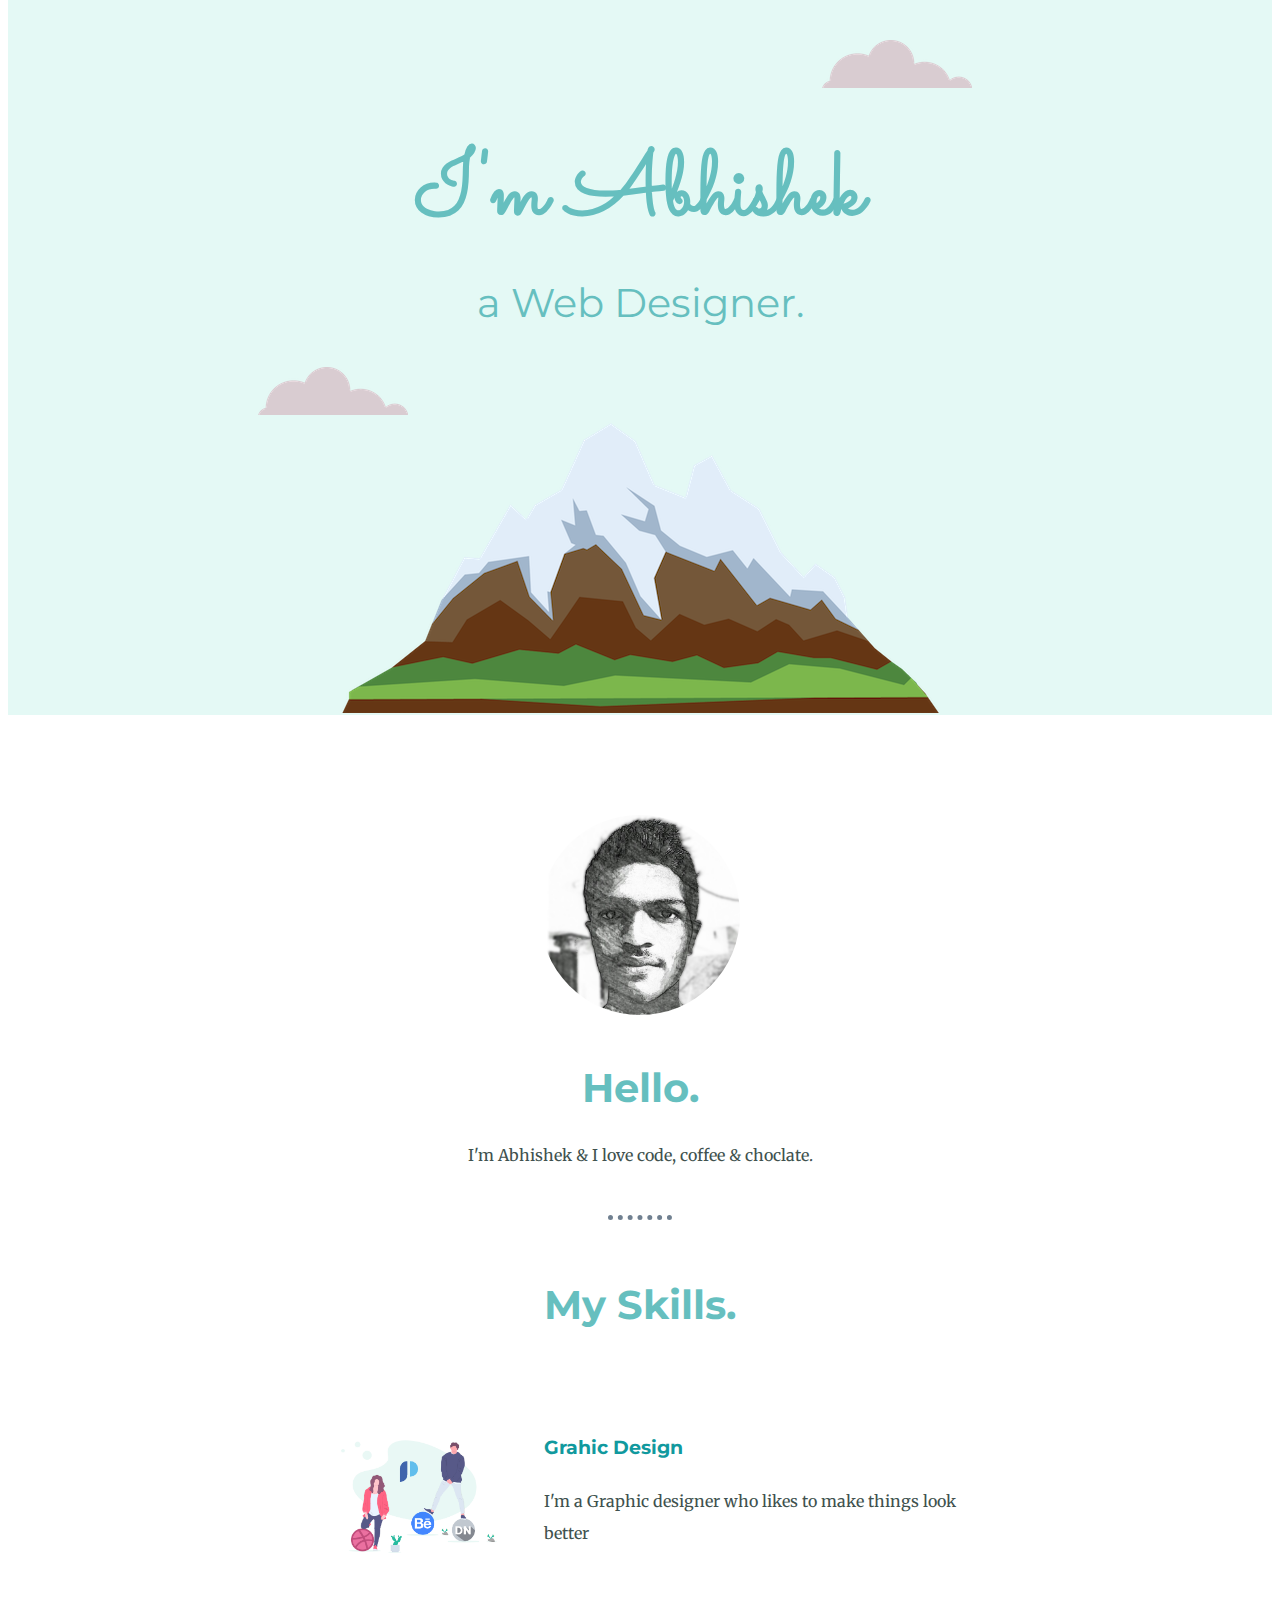
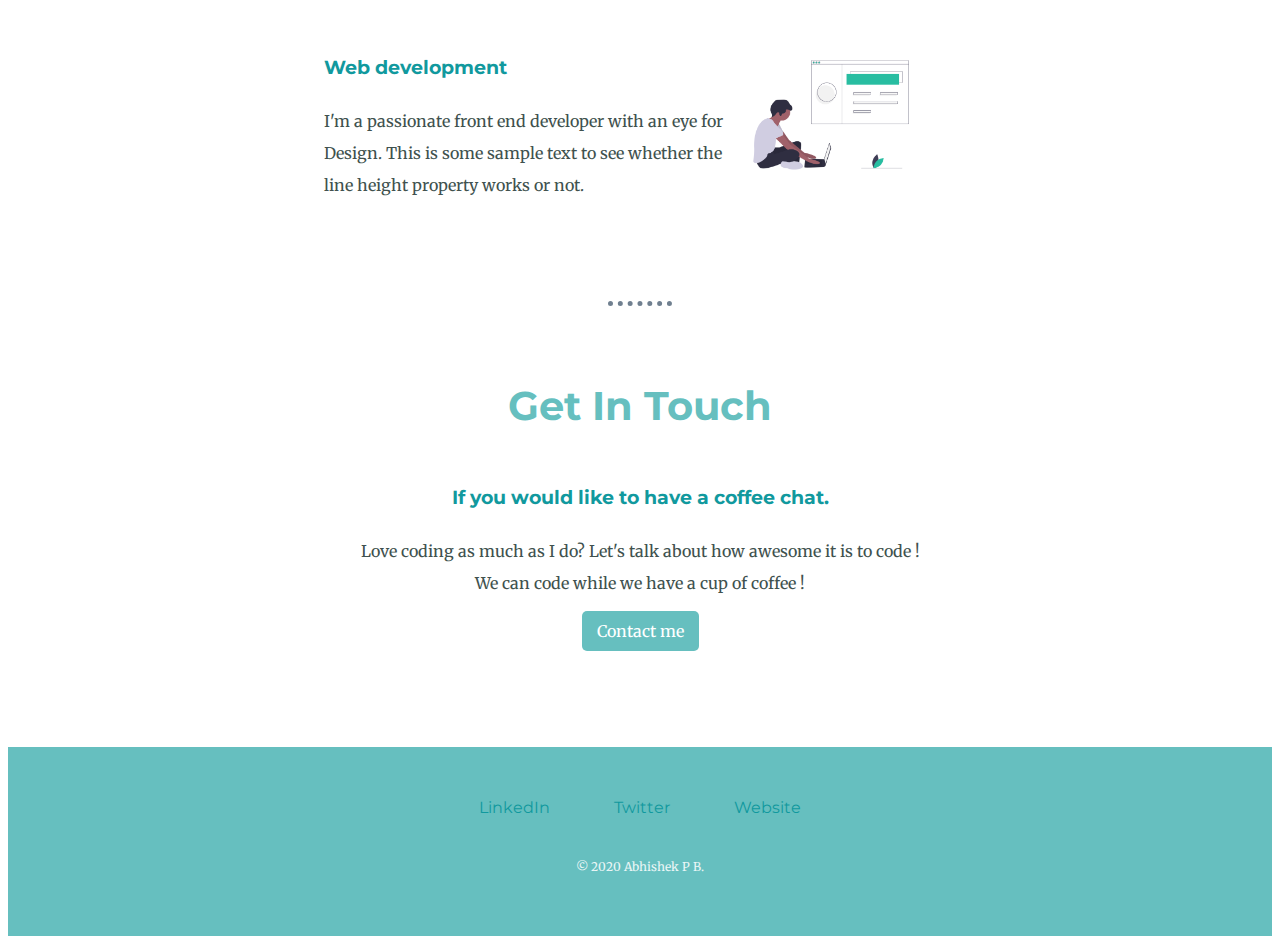
<file: index.html>
<!DOCTYPE html>
<html lang="en" dir="ltr">

<head>
  <meta charset="utf-8">
  <title>Abhishek P B</title>
  <link rel="stylesheet" href="css/styles.css">
  <link rel="icon" href="favicon.ico">
  <link href="https://fonts.googleapis.com/css2?family=Merriweather&family=Montserrat&family=Sacramento&display=swap" rel="stylesheet">
</head>

<body>

  <div class="top-container">
    <img class="top-cloud" src="images/cloud.png" alt="cloud-img">
    <h1>I'm Abhishek</h1>
    <h2>a Web Designer.</h2>
    <img class="bottom-cloud" src="images/cloud.png" alt="cloud-img">
    <img src="images/mountain.png" alt="mountain-img">
  </div>







  <div class="middle-container">
    <div class="profile">
      <img src="images/me.jpg" alt="my picture">
      <h2>Hello.</h2>
      <p>I'm Abhishek & I love code, coffee & choclate.</p>
    </div>
    <hr>
    <div class="skills">
      <h2>My Skills.</h2>
      <div class="skill-row">
        <img class="graphic-design" src="images/graphic-design.png" alt="Grahic Design">
        <h3>Grahic Design</h3>
        <p class="intro">I'm a Graphic designer who likes to make things look better</p>
      </div>
      <div class="skill-row">
        <img class="web-dev" src="images/web-dev.png" alt="web devleopment">
        <h3>Web development</h3>
        <p>I'm a passionate front end developer with an eye for Design. This is some sample text to see whether the line height property works or not.</p>
      </div>
    </div>
    <hr>
    <div class="contact-me">
      <h2>Get In Touch</h2>
      <h3>If you would like to have a coffee chat.</h3>
      <p>Love  coding as much as I do? Let's talk about how awesome it is to code !<br> We can code while we have a cup of coffee !</p>
      <a class="btn" href="mailto:abhipbaiju@email.com">Contact me</a>
    </div>
  </div>


  <div class="bottom-container">
    <a class="footer-link" href="https://www.linkedin.com/">LinkedIn</a>
    <a class="footer-link" href="https://twitter.com/">Twitter</a>
    <a class="footer-link" href="https://abhishekpb.blogspot.com/" target="_blank">Website</a>
    <p>© 2020 Abhishek P B.</p>
  </div>



</body>

</html>
</file>
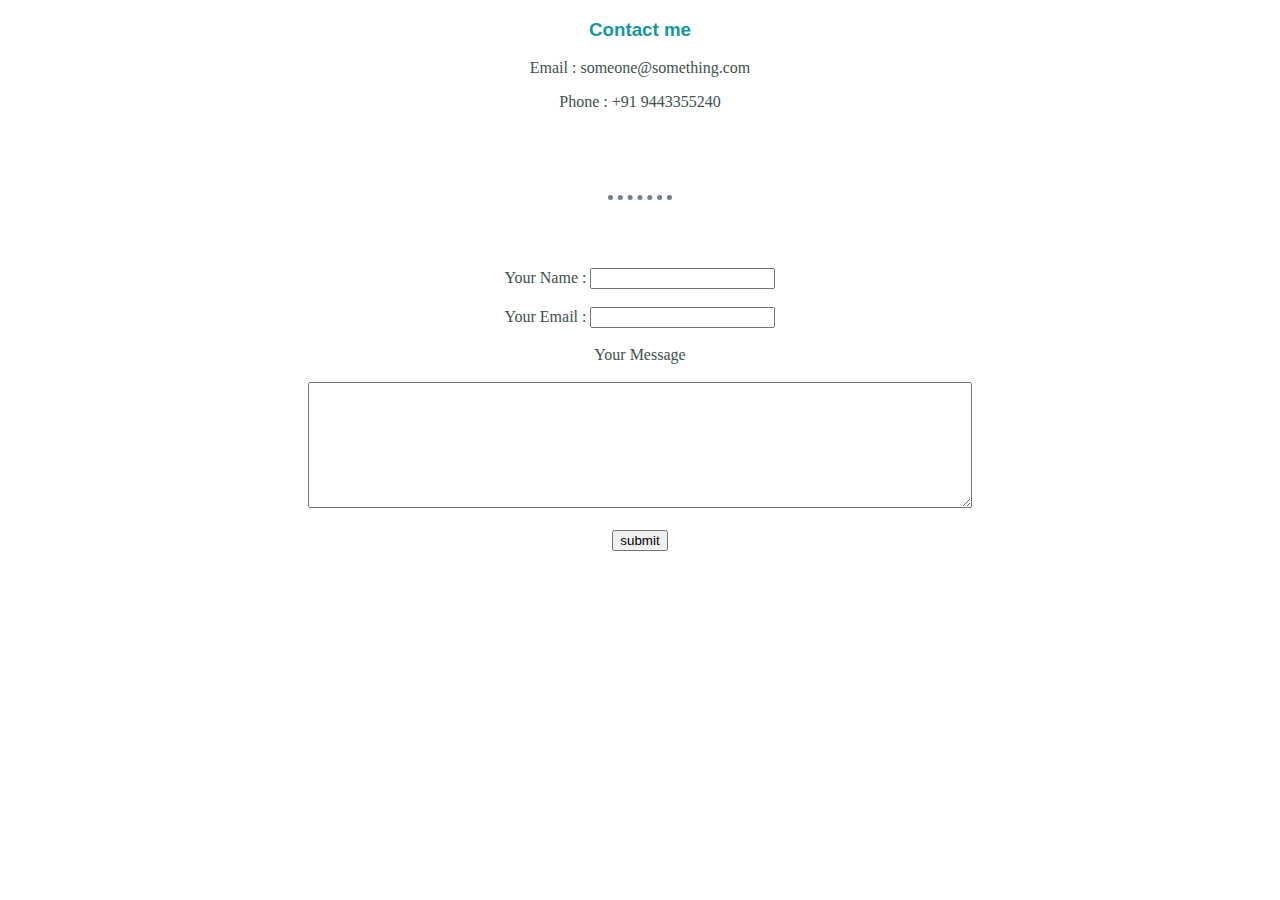
<file: contact.html>
<!DOCTYPE html>
<html lang="en" dir="ltr">

<head>
  <meta charset="utf-8">
  <title>Contact me</title>
  <link rel="stylesheet" href="css/styles.css">
</head>

<body>
  <h3>Contact me</h3>
  <p>Email : someone@something.com</p>
  <p>Phone : +91 9443355240</p>
  <br>
  <hr>
  <br>

  <form enctype="text/>plain" action="mailto:abhipbaiju@gmail.com" method="post">

    <label for="">Your Name : </label>
    <input type="text" name="yourName" value="">
    <br><br>
    <label for="">Your Email : </label>
    <input type="email" name="yourEmail" value="">
     <br><br>
    <label for="">Your Message </label>
    <br><br>
    <textarea name="yourMessage" rows="8" cols="80"></textarea>
    <br><br>
    <input type="submit" name="" value="submit">

  </form>
</body>

</html>
</file>
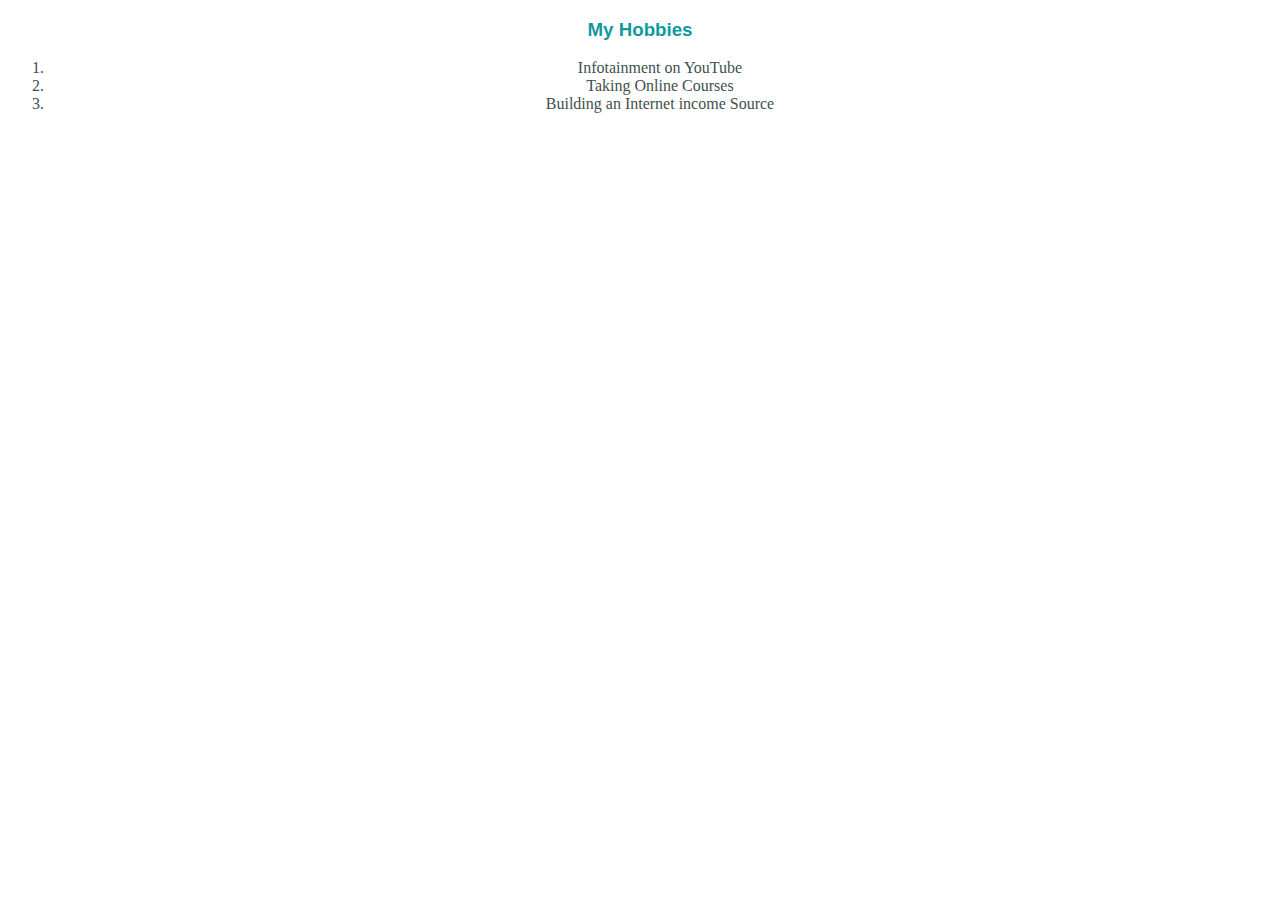
<file: Hobbies.html>
<!DOCTYPE html>
<html lang="en" dir="ltr">

<head>
  <meta charset="utf-8">
  <title>My Hobbies</title>
  <link rel="stylesheet" href="css/styles.css">
</head>

<body>

  <h3>My Hobbies</h3>
  <ol>
    <li>Infotainment on YouTube</li>
    <li>Taking Online Courses</li>
    <li>Building an Internet income Source</li>
  </ol>
</body>

</html>
</file>
<file: css/styles.css>
body {
  margin-top: 0;
  text-align: center;
  font-family: 'Merriweather', serif;
  color: #40514E;
}

h1 {
  margin: 50px auto 0 auto;
  font-size: 5.625rem;
  font-family: 'Sacramento', cursive;
  color: #66BFBF;
}

h2 {
  font-family: 'Montserrat', sans-serif;
  font-size: 2.5rem;
  color: #66BFBF;
  padding-top: 10px;
}

h3 {
  font-family: 'Montserrat', sans-serif;
  color: #11999E
}

a {
  color: #11999E;
}

.top-container {
  background-color: #E4f9F5;
  position: relative;
  padding-top: 100px;
  line-height: 1;
  /* default value is 1, if we give two it will be 2 times the current value */
}

.middle-container {
  margin: 100px 0;
}

.top-container h2 {
  font-weight: normal;
}

.bottom-cloud {
  position: absolute;
  left: 250px;
  bottom: 300px;
}

.top-cloud {
  position: absolute;
  right: 300px;
  top: 40px;
}

.profile img {
  max-width: 200px;
  max-height: 200px;
  border-radius: 100%;
}

.graphic-design {
  max-width: 30%;
  margin-right: 30px;
  float: left;
}

.web-dev {
  max-width: 30%;
  margin-right: 30px;
  float: right;
}

.skill-row {
  width: 50%;
  margin: 100px auto;
  text-align: left;
  line-height: 2;
}

hr {
  border: 0;
  border-top: 5px dotted slategrey;
  width: 5%;
  margin: 50px auto;
}

.contact-me {
  line-height: 2;
}

.bottom-container {
  background-color: #66BFBF;
  margin-top: 50px;
  padding: 20px;
  padding-top: 50px;
}

.bottom-container p {
  color: #EAF6F6;
  padding: 30px;
  font-size: 0.75rem;
}

.footer-link {
  padding: 30px;
  text-decoration: none;
  font-family: 'Montserrat', sans-serif;
  margin: 100px auto;
}

.footer-link:hover {
  color: #fff;
}

.btn {
  text-decoration: none;
  background-color: #66BFBF;
  color: white;
  padding: 10px 15px;
  border-radius: 5px;
}

.btn:hover {
  text-decoration: none;
  background-color: #14b1ab;
  color: white;
  padding: 10px 15px;
  border-radius: 5px;
}
</file>
